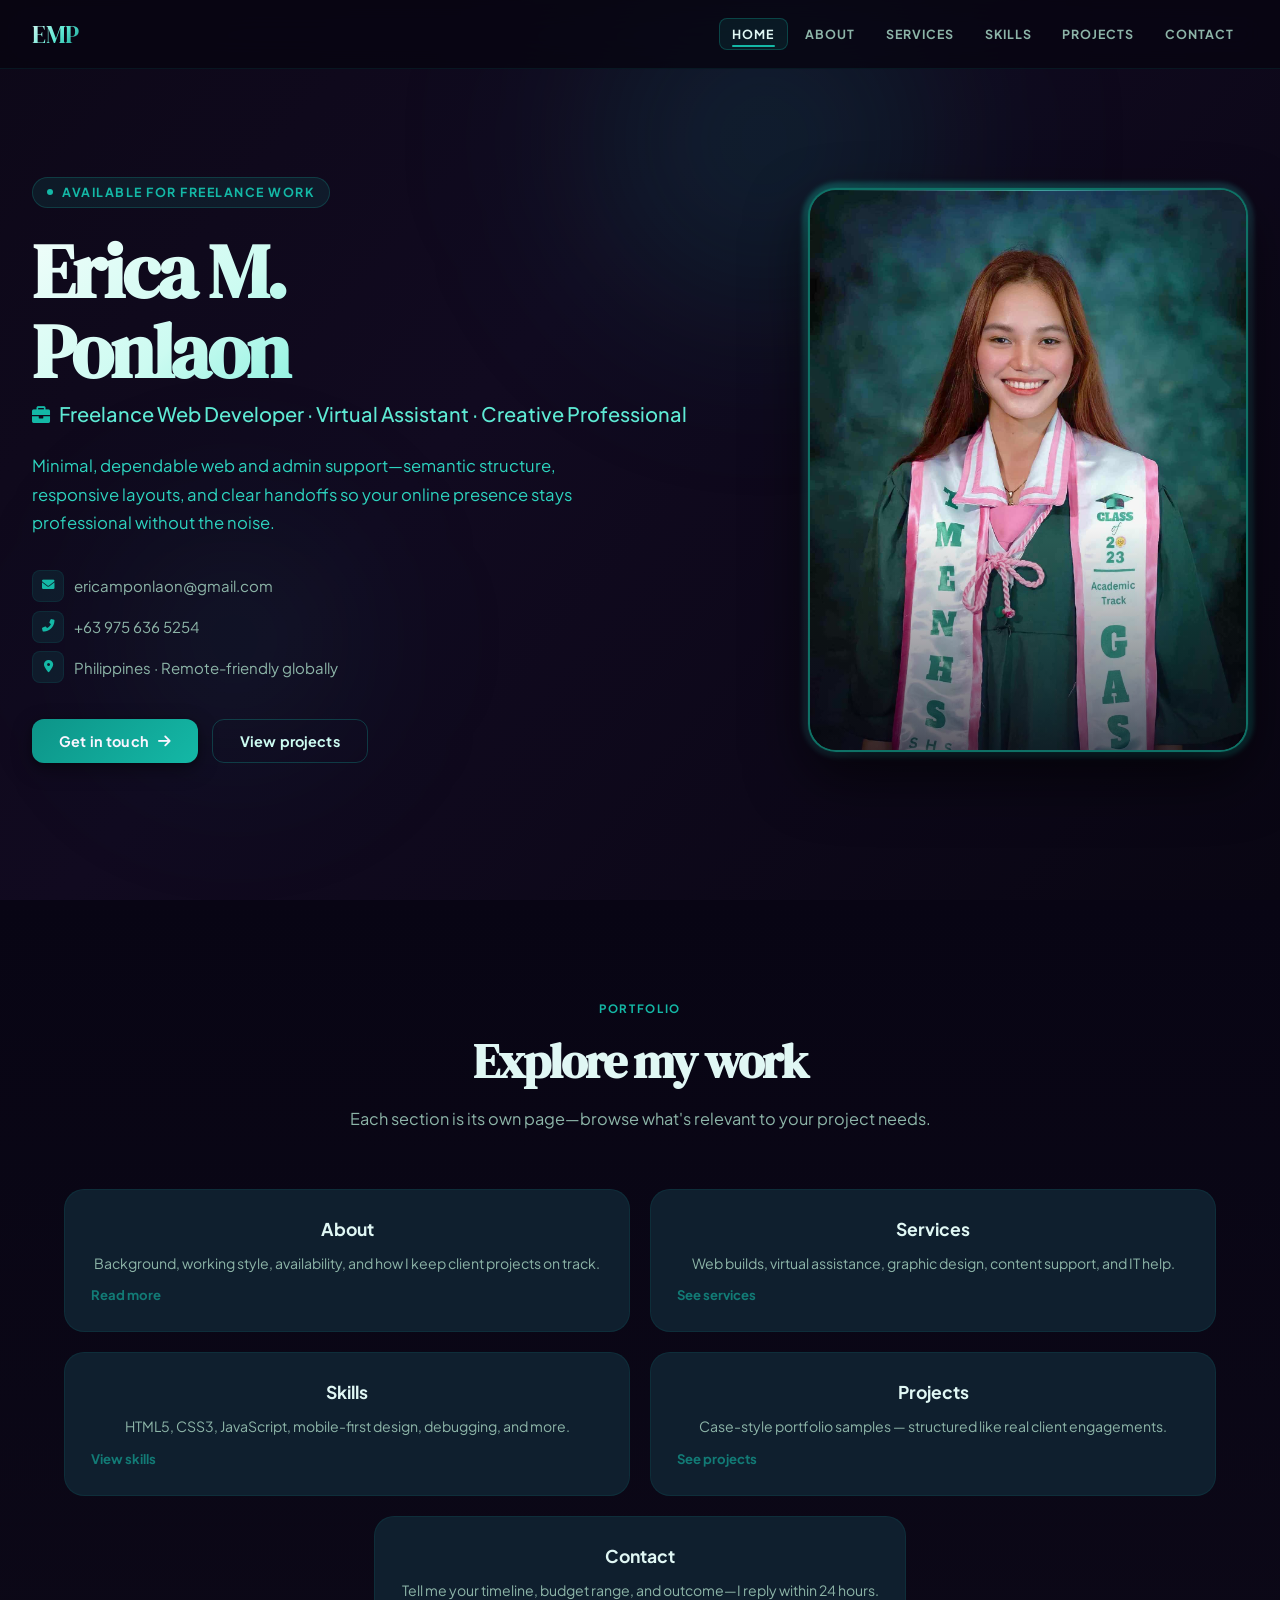
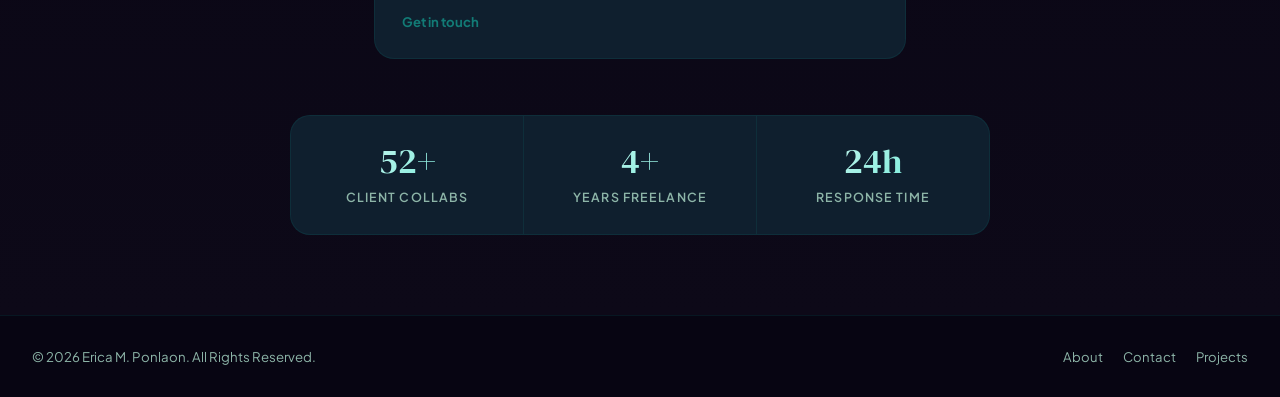
<file: index.html>
<!DOCTYPE html>
<html lang="en">
<head>
  <meta charset="UTF-8">
  <meta name="viewport" content="width=device-width, initial-scale=1.0, viewport-fit=cover">
  <title>Erica M. Ponlaon | Freelance Portfolio</title>
  <link href="https://fonts.googleapis.com/css2?family=DM+Serif+Display:ital@0;1&family=Plus+Jakarta+Sans:ital,wght@0,300..800;1,300..800&display=swap" rel="stylesheet">
  <link rel="stylesheet" href="https://cdnjs.cloudflare.com/ajax/libs/font-awesome/6.0.0-beta3/css/all.min.css">
  <style>
    *, *::before, *::after { margin: 0; padding: 0; box-sizing: border-box; }

    :root {
      --bg:        #080514;
      --surface:   #0a1420;
      --elevated:  #0f1f2e;
      --border:    rgba(13, 148, 136, 0.13);
      --border-h:  rgba(20, 184, 166, 0.28);
      --text:      #e0f7f4;
      --muted:     #8db5a8;
      --accent:    #14b8a6;
      --accent2:   #0d9488;
      --accent3:   #67e8f9;
      --ease:      cubic-bezier(0.22, 0.61, 0.36, 1);
      --ease-spring: cubic-bezier(0.34, 1.56, 0.64, 1);
      --dur:       0.32s;
      --font-body: 'Plus Jakarta Sans', system-ui, sans-serif;
      --font-serif:'DM Serif Display', Georgia, serif;
    }

    html { scroll-behavior: smooth; }

    body {
      font-family: var(--font-body);
      color: var(--text);
      background: var(--bg);
      min-height: 100vh;
      overflow-x: hidden;
    }

    a { text-decoration: none; color: inherit; }
    img { display: block; max-width: 100%; }

    body::before {
      content: '';
      position: fixed;
      inset: 0;
      background-image: url("data:image/svg+xml,%3Csvg viewBox='0 0 256 256' xmlns='http://www.w3.org/2000/svg'%3E%3Cfilter id='n'%3E%3CfeTurbulence type='fractalNoise' baseFrequency='0.9' numOctaves='4' stitchTiles='stitch'/%3E%3C/filter%3E%3Crect width='100%25' height='100%25' filter='url(%23n)' opacity='1'/%3E%3C/svg%3E");
      opacity: 0.028;
      pointer-events: none;
      z-index: 0;
    }

    /* ============================================================
       HEADER / NAV
    ============================================================ */
    .site-header {
      position: fixed;
      top: 0; left: 0; right: 0;
      z-index: 900;
      background: rgba(8, 5, 17, 0.82);
      backdrop-filter: blur(18px) saturate(1.4);
      -webkit-backdrop-filter: blur(18px) saturate(1.4);
      border-bottom: 1px solid var(--border);
      transition: background var(--dur) var(--ease), border-color var(--dur) var(--ease);
    }

    .nav-bar {
      max-width: 1280px;
      margin: 0 auto;
      padding: 0 32px;
      display: flex;
      align-items: center;
      justify-content: space-between;
      height: 68px;
      gap: 1.5rem;
    }

    .logo {
      font-family: var(--font-serif);
      font-size: 1.55rem;
      letter-spacing: -0.02em;
      background: linear-gradient(130deg, #e0f7f4 0%, #5eead4 55%, #0d9488 100%);
      -webkit-background-clip: text;
      background-clip: text;
      color: transparent;
      transition: opacity var(--dur) var(--ease);
      flex-shrink: 0;
    }
    .logo:hover { opacity: 0.82; }

    .nav-links {
      display: flex;
      gap: 0.2rem;
      align-items: center;
    }

    .nav-links a {
      font-size: 0.78rem;
      font-weight: 700;
      text-transform: uppercase;
      letter-spacing: 0.08em;
      color: var(--muted);
      padding: 0.45rem 0.8rem;
      border-radius: 8px;
      border: 1px solid transparent;
      transition: color var(--dur) var(--ease),
                  background var(--dur) var(--ease),
                  border-color var(--dur) var(--ease),
                  transform 0.18s var(--ease-spring);
      position: relative;
    }

    .nav-links a::after {
      content: '';
      position: absolute;
      bottom: 2px; left: 50%; right: 50%;
      height: 2px;
      background: var(--accent);
      border-radius: 2px;
      transition: left var(--dur) var(--ease), right var(--dur) var(--ease);
    }

    .nav-links a:hover { color: var(--text); }
    .nav-links a:hover::after { left: 12px; right: 12px; }
    .nav-links a.nav-active {
      color: var(--text);
      background: rgba(20, 184, 166, 0.1);
      border-color: var(--border-h);
    }
    .nav-links a.nav-active::after { left: 12px; right: 12px; }

    .nav-toggle {
      display: none;
      background: none;
      border: 1px solid var(--border);
      color: var(--text);
      width: 40px; height: 40px;
      border-radius: 10px;
      cursor: pointer;
      align-items: center;
      justify-content: center;
      font-size: 1.1rem;
      transition: border-color var(--dur) var(--ease), background var(--dur) var(--ease);
    }
    .nav-toggle:hover { border-color: var(--border-h); background: rgba(20,184,166,0.08); }

    /* ============================================================
       HERO
    ============================================================ */
    .hero-section {
      position: relative;
      min-height: 100svh;
      display: flex;
      align-items: center;
      overflow: hidden;
    }

    .hero-section::before {
      content: '';
      position: absolute;
      inset: 0;
      background: linear-gradient(130deg, #0d0818 0%, #110a20 40%, #090613 100%);
      z-index: 0;
    }

    .hero-bg-shape {
      position: absolute;
      border-radius: 50%;
      filter: blur(80px);
      pointer-events: none;
      z-index: 0;
    }
    .hero-bg-shape.s1 {
      width: 520px; height: 520px;
      top: -120px; right: 20%;
      background: radial-gradient(circle, rgba(13,148,136,0.22) 0%, transparent 70%);
    }
    .hero-bg-shape.s2 {
      width: 340px; height: 340px;
      bottom: 10%; left: 5%;
      background: radial-gradient(circle, rgba(13,148,136,0.14) 0%, transparent 70%);
    }

    .hero-inner {
      position: relative;
      z-index: 1;
      max-width: 1280px;
      margin: 0 auto;
      padding: 100px 32px 60px;
      display: grid;
      grid-template-columns: 1fr 440px;
      gap: 3rem;
      align-items: center;
      width: 100%;
    }

    .hero-eyebrow {
      display: inline-flex;
      align-items: center;
      gap: 0.55rem;
      font-size: 0.78rem;
      font-weight: 700;
      text-transform: uppercase;
      letter-spacing: 0.12em;
      color: var(--accent);
      background: rgba(20, 184, 166, 0.1);
      border: 1px solid rgba(20, 184, 166, 0.22);
      padding: 0.42rem 0.9rem;
      border-radius: 999px;
      margin-bottom: 1.5rem;
      opacity: 0;
      animation: slideUp 0.7s var(--ease) 0.1s forwards;
    }
    .hero-eyebrow .dot {
      width: 6px; height: 6px;
      border-radius: 50%;
      background: var(--accent);
      animation: pulse-dot 2s ease-in-out infinite;
    }
    @keyframes pulse-dot {
      0%,100% { opacity:1; transform:scale(1); }
      50% { opacity:0.5; transform:scale(0.7); }
    }

    .hero-name {
      font-family: var(--font-serif);
      font-size: clamp(3rem, 6vw, 5.2rem);
      line-height: 1.04;
      letter-spacing: -0.04em;
      background: linear-gradient(140deg, #f0fdfa 0%, #ccfbf1 30%, #5eead4 65%, #14b8a6 100%);
      -webkit-background-clip: text;
      background-clip: text;
      color: transparent;
      margin-bottom: 0.6rem;
      opacity: 0;
      animation: slideUp 0.8s var(--ease) 0.2s forwards;
    }

    .hero-role {
      font-size: clamp(1rem, 1.8vw, 1.25rem);
      font-weight: 500;
      color: #5eead4;
      margin-bottom: 1.6rem;
      opacity: 0;
      animation: slideUp 0.8s var(--ease) 0.32s forwards;
    }

    .hero-desc {
      max-width: 38rem;
      line-height: 1.72;
      color: #2dd4bf;
      font-size: 1.04rem;
      margin-bottom: 2rem;
      opacity: 0;
      animation: slideUp 0.8s var(--ease) 0.42s forwards;
    }

    .hero-contacts {
      display: flex;
      flex-direction: column;
      gap: 0.55rem;
      margin-bottom: 2.2rem;
      opacity: 0;
      animation: slideUp 0.8s var(--ease) 0.5s forwards;
    }
    .hero-contact-item {
      display: flex;
      align-items: center;
      gap: 0.65rem;
      font-size: 0.94rem;
      color: var(--muted);
    }
    .hero-contact-item i {
      width: 32px; height: 32px;
      border-radius: 8px;
      background: rgba(20, 184, 166, 0.1);
      border: 1px solid var(--border);
      display: flex;
      align-items: center;
      justify-content: center;
      color: var(--accent);
      font-size: 0.78rem;
      flex-shrink: 0;
      transition: background var(--dur) var(--ease), border-color var(--dur) var(--ease);
    }
    .hero-contact-item:hover i {
      background: rgba(20,184,166,0.18);
      border-color: var(--border-h);
    }

    .hero-cta-row {
      display: flex;
      gap: 0.85rem;
      flex-wrap: wrap;
      opacity: 0;
      animation: slideUp 0.8s var(--ease) 0.58s forwards;
    }

    /* ============================================================
       PHOTO FRAME — clean, elegant rounded rectangle with glow border
    ============================================================ */
    .hero-photo-wrap {
      position: relative;
      opacity: 0;
      animation: slideRight 0.9s var(--ease) 0.25s forwards;
    }

    /* Outer glow ring — decorative, sits behind the frame */
    .photo-glow-ring {
      position: absolute;
      inset: -6px;
      border-radius: 36px;
      background: linear-gradient(145deg, rgba(20,184,166,0.35), rgba(103,232,249,0.12), rgba(13,148,136,0.3));
      z-index: 0;
      transition: opacity 0.5s var(--ease);
      filter: blur(2px);
    }
    .hero-photo-wrap:hover .photo-glow-ring {
      opacity: 0.9;
      filter: blur(4px);
    }

    /* Clean frame container */
    .hero-photo-frame {
      position: relative;
      z-index: 1;
      border-radius: 28px;
      overflow: hidden;
      border: 2px solid rgba(20, 184, 166, 0.55);
      background: #0a1a18;
      box-shadow:
        0 24px 60px rgba(0, 0, 0, 0.6),
        0 0 0 1px rgba(20, 184, 166, 0.08),
        inset 0 1px 0 rgba(255, 255, 255, 0.06);
      transition:
        transform 0.5s var(--ease),
        box-shadow 0.5s var(--ease),
        border-color 0.4s var(--ease);
    }

    .hero-photo-wrap:hover .hero-photo-frame {
      transform: translateY(-8px);
      border-color: rgba(94, 234, 212, 0.75);
      box-shadow:
        0 40px 90px rgba(0, 0, 0, 0.65),
        0 0 40px rgba(20, 184, 166, 0.15),
        0 0 0 1px rgba(20, 184, 166, 0.12),
        inset 0 1px 0 rgba(255, 255, 255, 0.08);
    }

    /* Subtle top-edge light sheen */
    .hero-photo-frame::before {
      content: '';
      position: absolute;
      top: 0; left: 0; right: 0;
      height: 1px;
      background: linear-gradient(90deg, transparent 5%, rgba(94,234,212,0.6) 50%, transparent 95%);
      z-index: 3;
      pointer-events: none;
    }

    /* Bottom gradient fade — makes the photo sit naturally in the dark bg */
    .hero-photo-frame::after {
      content: '';
      position: absolute;
      bottom: 0; left: 0; right: 0;
      height: 40%;
      background: linear-gradient(to top, rgba(8,5,20,0.65) 0%, transparent 100%);
      z-index: 2;
      pointer-events: none;
      border-radius: 0 0 26px 26px;
    }

    .hero-photo-frame img {
      width: 100%;
      height: 560px;
      object-fit: cover;
      object-position: top center;
      display: block;
      transition: transform 0.7s var(--ease);
      border-radius: 26px;
    }

    .hero-photo-wrap:hover .hero-photo-frame img {
      transform: scale(1.03);
    }

    /* Corner accent dots */
    .photo-corner {
      position: absolute;
      width: 12px; height: 12px;
      z-index: 4;
    }
    .photo-corner::before,
    .photo-corner::after {
      content: '';
      position: absolute;
      background: var(--accent3);
      border-radius: 2px;
    }
    .photo-corner::before { width: 2px; height: 100%; }
    .photo-corner::after  { width: 100%; height: 2px; }

    .photo-corner.tl { top: 10px; left: 10px; }
    .photo-corner.tr { top: 10px; right: 10px; transform: scaleX(-1); }
    .photo-corner.bl { bottom: 10px; left: 10px; transform: scaleY(-1); }
    .photo-corner.br { bottom: 10px; right: 10px; transform: scale(-1); }

    /* Floating stat cards */
    .stat-float {
      position: absolute;
      background: rgba(10, 8, 24, 0.92);
      backdrop-filter: blur(14px);
      -webkit-backdrop-filter: blur(14px);
      border: 1px solid rgba(20, 184, 166, 0.22);
      border-radius: 18px;
      padding: 0.85rem 1.1rem;
      display: flex;
      align-items: center;
      gap: 0.75rem;
      box-shadow: 0 12px 40px rgba(0,0,0,0.55);
      white-space: nowrap;
      animation: floatCard 0.8s var(--ease-spring) forwards;
      opacity: 0;
      z-index: 5;
    }
    .stat-float.sf1 { top: 28px; left: -28px; animation-delay: 0.7s; }
    .stat-float.sf2 { bottom: 68px; left: -28px; animation-delay: 0.88s; }

    .stat-float-icon {
      width: 42px; height: 42px;
      border-radius: 14px;
      background: linear-gradient(135deg, rgba(13,148,136,0.35), rgba(103,232,249,0.15));
      border: 1px solid rgba(103,232,249,0.25);
      display: flex; align-items: center; justify-content: center;
      color: var(--accent3);
      font-size: 1.1rem;
    }
    .stat-num {
      font-size: 1.5rem;
      font-weight: 800;
      color: var(--text);
      line-height: 1;
    }
    .stat-label {
      font-size: 0.74rem;
      color: var(--muted);
      font-weight: 600;
      text-transform: uppercase;
      letter-spacing: 0.07em;
    }

    @keyframes floatCard {
      from { opacity:0; transform: translateX(-18px) scale(0.92); }
      to   { opacity:1; transform: translateX(0)     scale(1); }
    }

    /* ============================================================
       EXPLORE SECTION
    ============================================================ */
    .explore-section {
      position: relative;
      z-index: 1;
      padding: 6rem 0 5rem;
      background: linear-gradient(180deg, var(--bg) 0%, #0d0918 100%);
    }

    .container {
      max-width: 1280px;
      margin: 0 auto;
      padding: 0 32px;
    }

    .section-head {
      text-align: center;
      margin-bottom: 3.5rem;
    }

    .section-label {
      display: inline-block;
      font-size: 0.72rem;
      font-weight: 700;
      text-transform: uppercase;
      letter-spacing: 0.14em;
      color: var(--accent);
      margin-bottom: 0.75rem;
    }

    .section-title {
      font-family: var(--font-serif);
      font-size: clamp(2rem, 4vw, 3rem);
      letter-spacing: -0.04em;
      color: var(--text);
      margin-bottom: 0.75rem;
    }

    .section-sub {
      font-size: 1.02rem;
      color: var(--muted);
      line-height: 1.65;
      max-width: 38rem;
      margin: 0 auto;
    }

    .nav-cards {
      display: grid;
      grid-template-columns: 1fr 1fr;
      gap: 1.25rem;
      max-width: 1280px;
      margin: 0 auto;
      padding: 0 32px;
    }

    .nav-card {
      background: var(--elevated);
      border: 1px solid var(--border);
      border-radius: 20px;
      padding: 1.75rem 1.65rem;
      display: flex;
      flex-direction: column;
      gap: 0.75rem;
      transition:
        background var(--dur) var(--ease),
        border-color var(--dur) var(--ease),
        transform var(--dur) var(--ease-spring),
        box-shadow var(--dur) var(--ease);
      cursor: pointer;
      position: relative;
      overflow: hidden;
      text-align: center;
    }

    .nav-card::before {
      content: '';
      position: absolute;
      top: -1px; left: 0; right: 0;
      height: 2px;
      background: linear-gradient(90deg, transparent, var(--accent), transparent);
      opacity: 0;
      transition: opacity var(--dur) var(--ease);
    }

    .nav-card:hover {
      background: #0f2b27;
      border-color: var(--border-h);
      transform: translateY(-5px);
      box-shadow: 0 16px 48px rgba(0,0,0,0.4), 0 4px 12px rgba(0,0,0,0.25);
    }
    .nav-card:hover::before { opacity: 1; }

    .nav-card-icon {
      width: 48px; height: 48px;
      border-radius: 14px;
      background: linear-gradient(135deg, rgba(13,148,136,0.25), rgba(103,232,249,0.12));
      border: 1px solid rgba(103,232,249,0.2);
      display: flex; align-items: center; justify-content: center;
      font-size: 1.2rem;
      color: var(--accent);
      transition: background var(--dur) var(--ease), transform 0.2s var(--ease-spring);
    }
    .nav-card:hover .nav-card-icon {
      background: linear-gradient(135deg, rgba(13,148,136,0.4), rgba(103,232,249,0.2));
      transform: scale(1.08) rotate(-3deg);
    }

    .nav-card h3 { font-size: 1.1rem; font-weight: 700; color: var(--text); }
    .nav-card p  { font-size: 0.88rem; color: var(--muted); line-height: 1.6; }

    .nav-card:last-child {
      grid-column: 1 / -1;
      justify-self: center;
      max-width: 560px;
    }

    .nav-card-arrow {
      margin-top: auto;
      color: var(--accent);
      font-size: 0.82rem;
      font-weight: 700;
      display: flex;
      align-items: center;
      gap: 0.4rem;
      opacity: 0.6;
      transition: opacity var(--dur) var(--ease), gap 0.2s var(--ease-spring);
    }
    .nav-card:hover .nav-card-arrow { opacity: 1; gap: 0.65rem; }

    /* ============================================================
       STATS ROW
    ============================================================ */
    .stats-row {
      display: flex;
      justify-content: center;
      gap: 0;
      flex-wrap: wrap;
      margin: 4rem auto 0;
      max-width: 700px;
      border: 1px solid var(--border);
      border-radius: 20px;
      overflow: hidden;
      background: var(--elevated);
    }

    .stat-item {
      flex: 1;
      min-width: 140px;
      padding: 1.75rem 1.5rem;
      text-align: center;
      border-right: 1px solid var(--border);
      transition: background var(--dur) var(--ease);
    }
    .stat-item:last-child { border-right: none; }
    .stat-item:hover { background: rgba(20,184,166,0.07); }

    .stat-value {
      font-family: var(--font-serif);
      font-size: 2.2rem;
      background: linear-gradient(130deg, #e0f7f4, #5eead4);
      -webkit-background-clip: text;
      background-clip: text;
      color: transparent;
      display: block;
      line-height: 1;
      margin-bottom: 0.35rem;
    }
    .stat-desc {
      font-size: 0.78rem;
      font-weight: 600;
      color: var(--muted);
      text-transform: uppercase;
      letter-spacing: 0.09em;
    }

    /* ============================================================
       BUTTONS
    ============================================================ */
    .btn {
      display: inline-flex;
      align-items: center;
      gap: 0.55rem;
      padding: 0.78rem 1.7rem;
      border-radius: 12px;
      font-size: 0.9rem;
      font-weight: 700;
      cursor: pointer;
      border: none;
      background: linear-gradient(135deg, #0d9488, #14b8a6);
      color: #faf5ff;
      box-shadow: 0 6px 20px rgba(0,0,0,0.4), 0 2px 6px rgba(0,0,0,0.25);
      transition:
        filter var(--dur) var(--ease),
        transform 0.2s var(--ease-spring),
        box-shadow var(--dur) var(--ease);
      text-decoration: none;
      letter-spacing: 0.01em;
      position: relative;
      overflow: hidden;
    }
    .btn::before {
      content: '';
      position: absolute;
      inset: 0;
      background: linear-gradient(135deg, rgba(255,255,255,0.12), transparent 60%);
      opacity: 0;
      transition: opacity var(--dur) var(--ease);
    }
    .btn:hover {
      filter: brightness(1.1);
      transform: translateY(-3px);
      box-shadow: 0 12px 32px rgba(0,0,0,0.45), 0 4px 12px rgba(0,0,0,0.3);
    }
    .btn:hover::before { opacity: 1; }
    .btn:active { transform: translateY(-1px); }

    .btn-ghost {
      background: transparent;
      border: 1px solid var(--border-h);
      color: #ccfbf1;
      box-shadow: none;
    }
    .btn-ghost:hover {
      background: rgba(20,184,166,0.1);
      border-color: rgba(94,234,212,0.45);
      box-shadow: none;
    }

    /* ============================================================
       FOOTER
    ============================================================ */
    .site-footer {
      border-top: 1px solid var(--border);
      padding: 2rem 0;
      background: rgba(8,5,17,0.6);
    }
    .footer-inner {
      max-width: 1280px;
      margin: 0 auto;
      padding: 0 32px;
      display: flex;
      align-items: center;
      justify-content: space-between;
      gap: 1rem;
      flex-wrap: wrap;
    }
    .footer-copy { font-size: 0.83rem; color: var(--muted); }
    .footer-links { display: flex; gap: 1.25rem; }
    .footer-links a { font-size: 0.82rem; color: var(--muted); transition: color var(--dur) var(--ease); }
    .footer-links a:hover { color: var(--accent3); }

    /* ============================================================
       BACK TO TOP
    ============================================================ */
    .back-to-top {
      position: fixed;
      bottom: 28px; right: 28px;
      width: 46px; height: 46px;
      border-radius: 14px;
      background: var(--elevated);
      border: 1px solid var(--border);
      color: var(--accent);
      display: flex; align-items: center; justify-content: center;
      font-size: 1rem;
      cursor: pointer;
      opacity: 0;
      visibility: hidden;
      transform: translateY(8px);
      transition: opacity var(--dur) var(--ease),
                  visibility var(--dur) var(--ease),
                  transform var(--dur) var(--ease),
                  background var(--dur) var(--ease),
                  border-color var(--dur) var(--ease);
      z-index: 500;
    }
    .back-to-top.show { opacity: 1; visibility: visible; transform: translateY(0); }
    .back-to-top:hover {
      background: rgba(20,184,166,0.15);
      border-color: var(--border-h);
      transform: translateY(-2px);
    }

    /* ============================================================
       ANIMATIONS
    ============================================================ */
    @keyframes slideUp {
      from { opacity:0; transform: translateY(24px); }
      to   { opacity:1; transform: translateY(0); }
    }
    @keyframes slideRight {
      from { opacity:0; transform: translateX(32px); }
      to   { opacity:1; transform: translateX(0); }
    }

    .reveal {
      opacity: 0;
      transform: translateY(28px);
      transition: opacity 0.65s var(--ease), transform 0.65s var(--ease);
    }
    .reveal.visible { opacity: 1; transform: translateY(0); }

    .stagger-children > * {
      opacity: 0;
      transform: translateY(20px);
      transition: opacity 0.55s var(--ease), transform 0.55s var(--ease);
    }
    .stagger-children.visible > *:nth-child(1) { opacity:1; transform:none; transition-delay:0s; }
    .stagger-children.visible > *:nth-child(2) { opacity:1; transform:none; transition-delay:0.08s; }
    .stagger-children.visible > *:nth-child(3) { opacity:1; transform:none; transition-delay:0.16s; }
    .stagger-children.visible > *:nth-child(4) { opacity:1; transform:none; transition-delay:0.24s; }
    .stagger-children.visible > *:nth-child(5) { opacity:1; transform:none; transition-delay:0.32s; }
    .stagger-children.visible > *:nth-child(6) { opacity:1; transform:none; transition-delay:0.40s; }

    /* ============================================================
       RESPONSIVE
    ============================================================ */
    @media (max-width: 900px) {
      .hero-inner {
        grid-template-columns: 1fr;
        padding-top: 110px;
        gap: 2.5rem;
      }
      .hero-photo-wrap { order: -1; max-width: 360px; margin: 0 auto; }
      .hero-photo-frame img { height: 400px; }
      .stat-float.sf1 { top: 16px; left: -20px; }
      .stat-float.sf2 { bottom: 52px; left: -20px; }
      .hero-name { font-size: clamp(2.4rem, 8vw, 3.5rem); }
    }

    @media (max-width: 640px) {
      .nav-bar { padding: 0 20px; }
      .container { padding: 0 20px; }
      .nav-links { display: none; flex-direction: column; }
      .nav-links.show {
        display: flex;
        position: fixed;
        top: 68px; left: 0; right: 0;
        background: rgba(10,7,18,0.97);
        backdrop-filter: blur(18px);
        padding: 1.5rem 1.25rem;
        border-bottom: 1px solid var(--border);
        gap: 0.35rem;
        z-index: 800;
      }
      .nav-links a { padding: 0.75rem 1rem; }
      .nav-toggle { display: flex; }
      .hero-photo-frame img { height: 320px; }
      .stat-float { display: none; }
      .footer-inner { flex-direction: column; text-align: center; }
      .stats-row { flex-direction: column; }
      .stat-item { border-right: none; border-bottom: 1px solid var(--border); }
      .stat-item:last-child { border-bottom: none; }
      .nav-cards { grid-template-columns: 1fr; padding: 0 20px; }
    }
  </style>
</head>
<body>

<!-- ===== HEADER ===== -->
<header class="site-header">
  <div class="nav-bar">
    <a href="index_new.html" class="logo">EMP</a>
    <nav class="nav-links" id="navLinks" aria-label="Main navigation">
      <a href="index_new.html" class="nav-active" aria-current="page">Home</a>
      <a href="bout.html">About</a>
      <a href="services.html">Services</a>
      <a href="skills.html">Skills</a>
      <a href="projects.html">Projects</a>
      <a href="contact.html">Contact</a>
    </nav>
    <button type="button" class="nav-toggle" id="navToggle" aria-label="Toggle menu">
      <i class="fas fa-bars"></i>
    </button>
  </div>
</header>

<!-- ===== HERO ===== -->
<section class="hero-section">
  <div class="hero-bg-shape s1"></div>
  <div class="hero-bg-shape s2"></div>

  <div class="hero-inner">
    <!-- Left: text -->
    <div class="hero-text">
      <div class="hero-eyebrow">
        <span class="dot"></span>
        Available for freelance work
      </div>

      <h1 class="hero-name">Erica M.<br>Ponlaon</h1>

      <p class="hero-role">
        <i class="fas fa-briefcase" style="color: var(--accent); margin-right:0.4rem; font-size:0.9em;"></i>
        Freelance Web Developer · Virtual Assistant · Creative Professional
      </p>

      <p class="hero-desc">
        Minimal, dependable web and admin support—semantic structure, responsive layouts, and clear handoffs so your online presence stays professional without the noise.
      </p>

      <div class="hero-contacts">
        <div class="hero-contact-item">
          <i class="fas fa-envelope"></i>
          <span>ericamponlaon@gmail.com</span>
        </div>
        <div class="hero-contact-item">
          <i class="fas fa-phone-alt"></i>
          <span>+63 975 636 5254</span>
        </div>
        <div class="hero-contact-item">
          <i class="fas fa-map-marker-alt"></i>
          <span>Philippines · Remote-friendly globally</span>
        </div>
      </div>

      <div class="hero-cta-row">
        <a href="contact.html" class="btn">
          Get in touch <i class="fas fa-arrow-right"></i>
        </a>
        <a href="projects.html" class="btn btn-ghost">
          View projects
        </a>
      </div>
    </div>

    <!-- Right: photo with clean, elegant frame -->
    <div class="hero-photo-wrap">

      <!-- Glow ring behind frame -->
      <div class="photo-glow-ring"></div>

      <!-- Clean photo frame -->
      <div class="hero-photo-frame">
        <img
          src="profile.png"
          alt="Erica M. Ponlaon — Freelance Web Developer"
          onerror="this.src='https://placehold.co/440x560/0a1a18/5eead4?text=EMP'"
          width="440" height="560"
        >
      </div>
    </div>
  </div>
</section>

<!-- ===== EXPLORE ===== -->
<section class="explore-section">
  <div class="container">
    <div class="section-head reveal">
      <span class="section-label">Portfolio</span>
      <h2 class="section-title">Explore my work</h2>
      <p class="section-sub">Each section is its own page—browse what's relevant to your project needs.</p>
    </div>

    <div class="nav-cards stagger-children">
      <a href="about.html" class="nav-card">
        <h3>About</h3>
        <p>Background, working style, availability, and how I keep client projects on track.</p>
        <span class="nav-card-arrow">Read more</span>
      </a>
      <a href="services.html" class="nav-card">
        <h3>Services</h3>
        <p>Web builds, virtual assistance, graphic design, content support, and IT help.</p>
        <span class="nav-card-arrow">See services</span>
      </a>
      <a href="skills.html" class="nav-card">
        <h3>Skills</h3>
        <p>HTML5, CSS3, JavaScript, mobile-first design, debugging, and more.</p>
        <span class="nav-card-arrow">View skills</span>
      </a>
      <a href="projects.html" class="nav-card">
        <h3>Projects</h3>
        <p>Case-style portfolio samples — structured like real client engagements.</p>
        <span class="nav-card-arrow">See projects</span>
      </a>
      <a href="contact.html" class="nav-card">
        <h3>Contact</h3>
        <p>Tell me your timeline, budget range, and outcome—I reply within 24 hours.</p>
        <span class="nav-card-arrow">Get in touch</span>
      </a>
    </div>

    <!-- Stats bar -->
    <div class="stats-row reveal" style="margin-top:3.5rem;">
      <div class="stat-item">
        <span class="stat-value">52+</span>
        <span class="stat-desc">Client collabs</span>
      </div>
      <div class="stat-item">
        <span class="stat-value">4+</span>
        <span class="stat-desc">Years freelance</span>
      </div>
      <div class="stat-item">
        <span class="stat-value">24h</span>
        <span class="stat-desc">Response time</span>
      </div>
    </div>
  </div>
</section>

<!-- ===== FOOTER ===== -->
<footer class="site-footer">
  <div class="footer-inner">
    <p class="footer-copy">© 2026 Erica M. Ponlaon. All Rights Reserved.</p>
    <nav class="footer-links" aria-label="Footer navigation">
      <a href="about.html">About</a>
      <a href="pages/contact.html">Contact</a>
      <a href="pages/projects.html">Projects</a>
    </nav>
  </div>
</footer>

<button type="button" id="backToTop" class="back-to-top" aria-label="Back to top">
  <i class="fas fa-arrow-up"></i>
</button>

<script>
  const toggle = document.getElementById('navToggle');
  const navLinks = document.getElementById('navLinks');
  if (toggle && navLinks) {
    toggle.addEventListener('click', () => navLinks.classList.toggle('show'));
    document.querySelectorAll('.nav-links a').forEach(a => {
      a.addEventListener('click', () => navLinks.classList.remove('show'));
    });
  }

  const backBtn = document.getElementById('backToTop');
  if (backBtn) {
    window.addEventListener('scroll', () => {
      backBtn.classList.toggle('show', window.scrollY > 400);
    });
    backBtn.addEventListener('click', () => window.scrollTo({ top: 0, behavior: 'smooth' }));
  }

  const observer = new IntersectionObserver((entries) => {
    entries.forEach(entry => {
      if (entry.isIntersecting) {
        entry.target.classList.add('visible');
        observer.unobserve(entry.target);
      }
    });
  }, { threshold: 0.12 });

  document.querySelectorAll('.reveal, .stagger-children').forEach(el => observer.observe(el));
</script>

</body>
</html>
</file>
